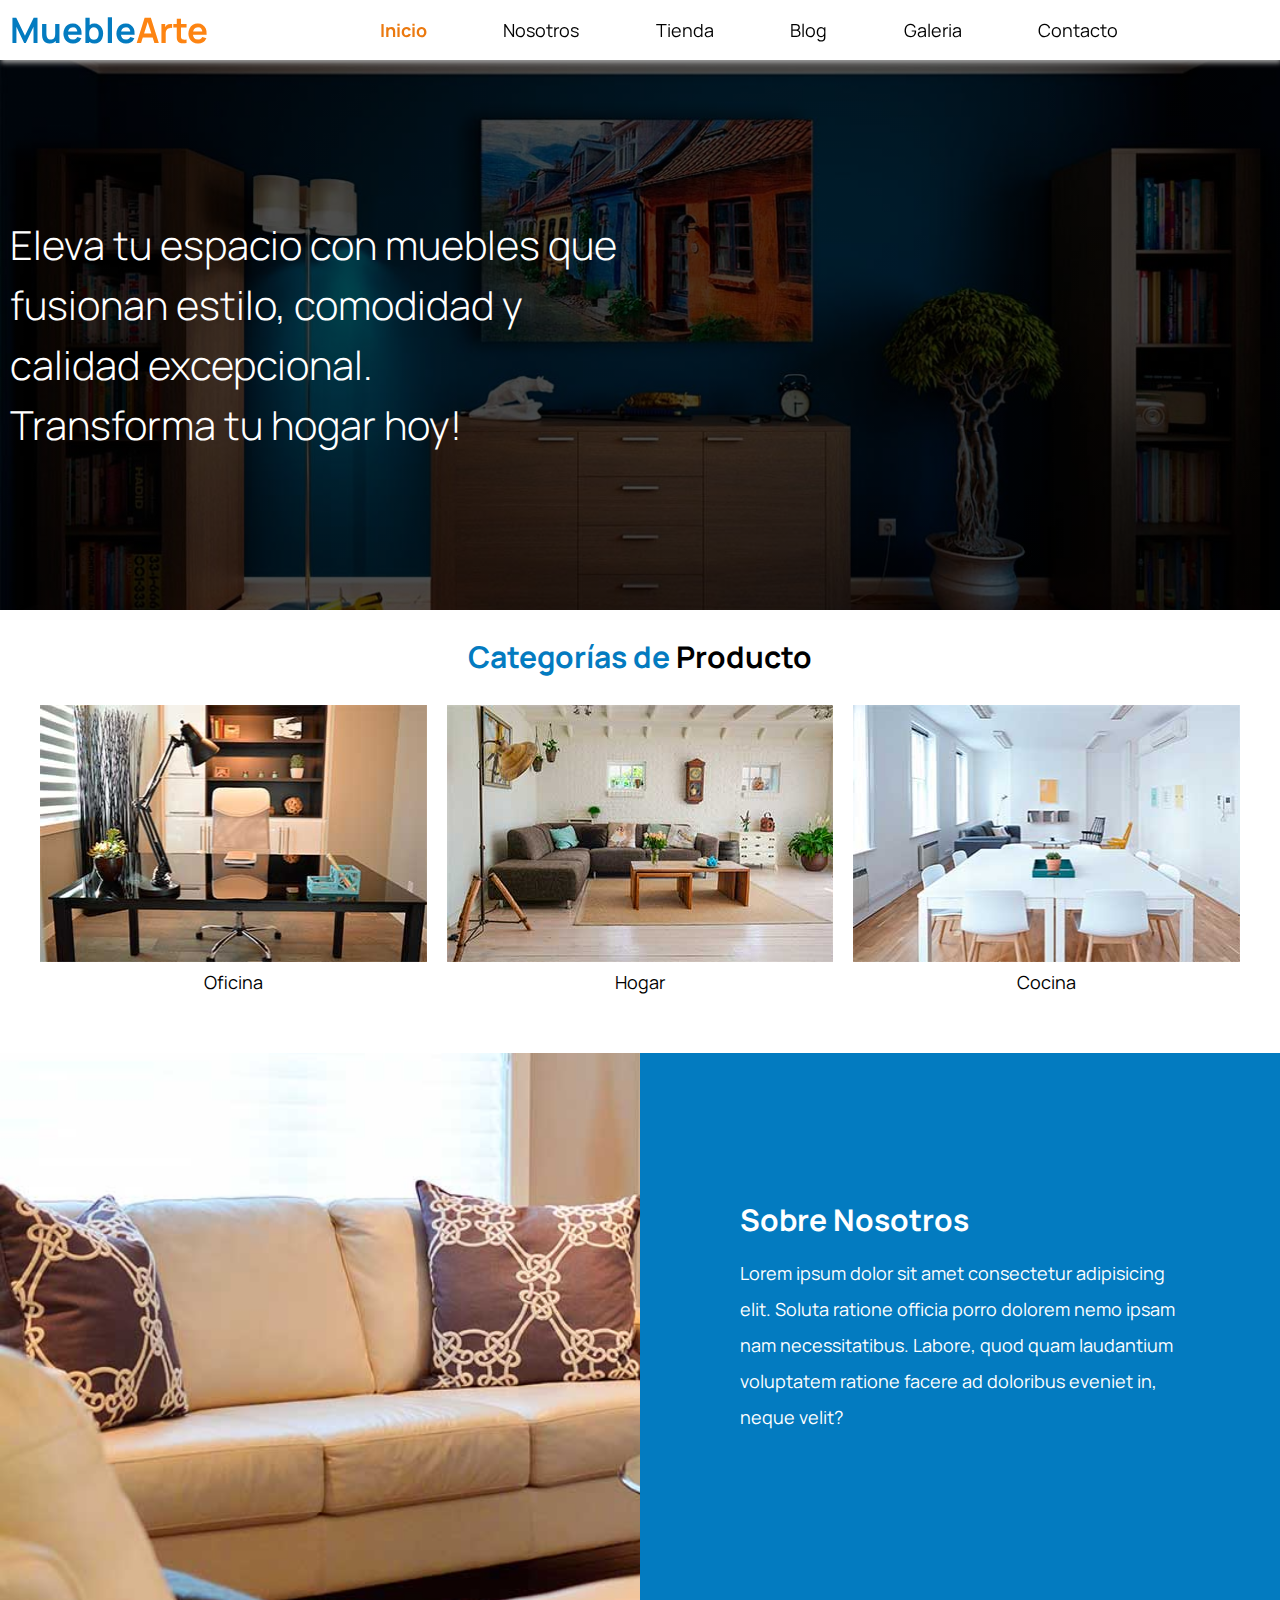
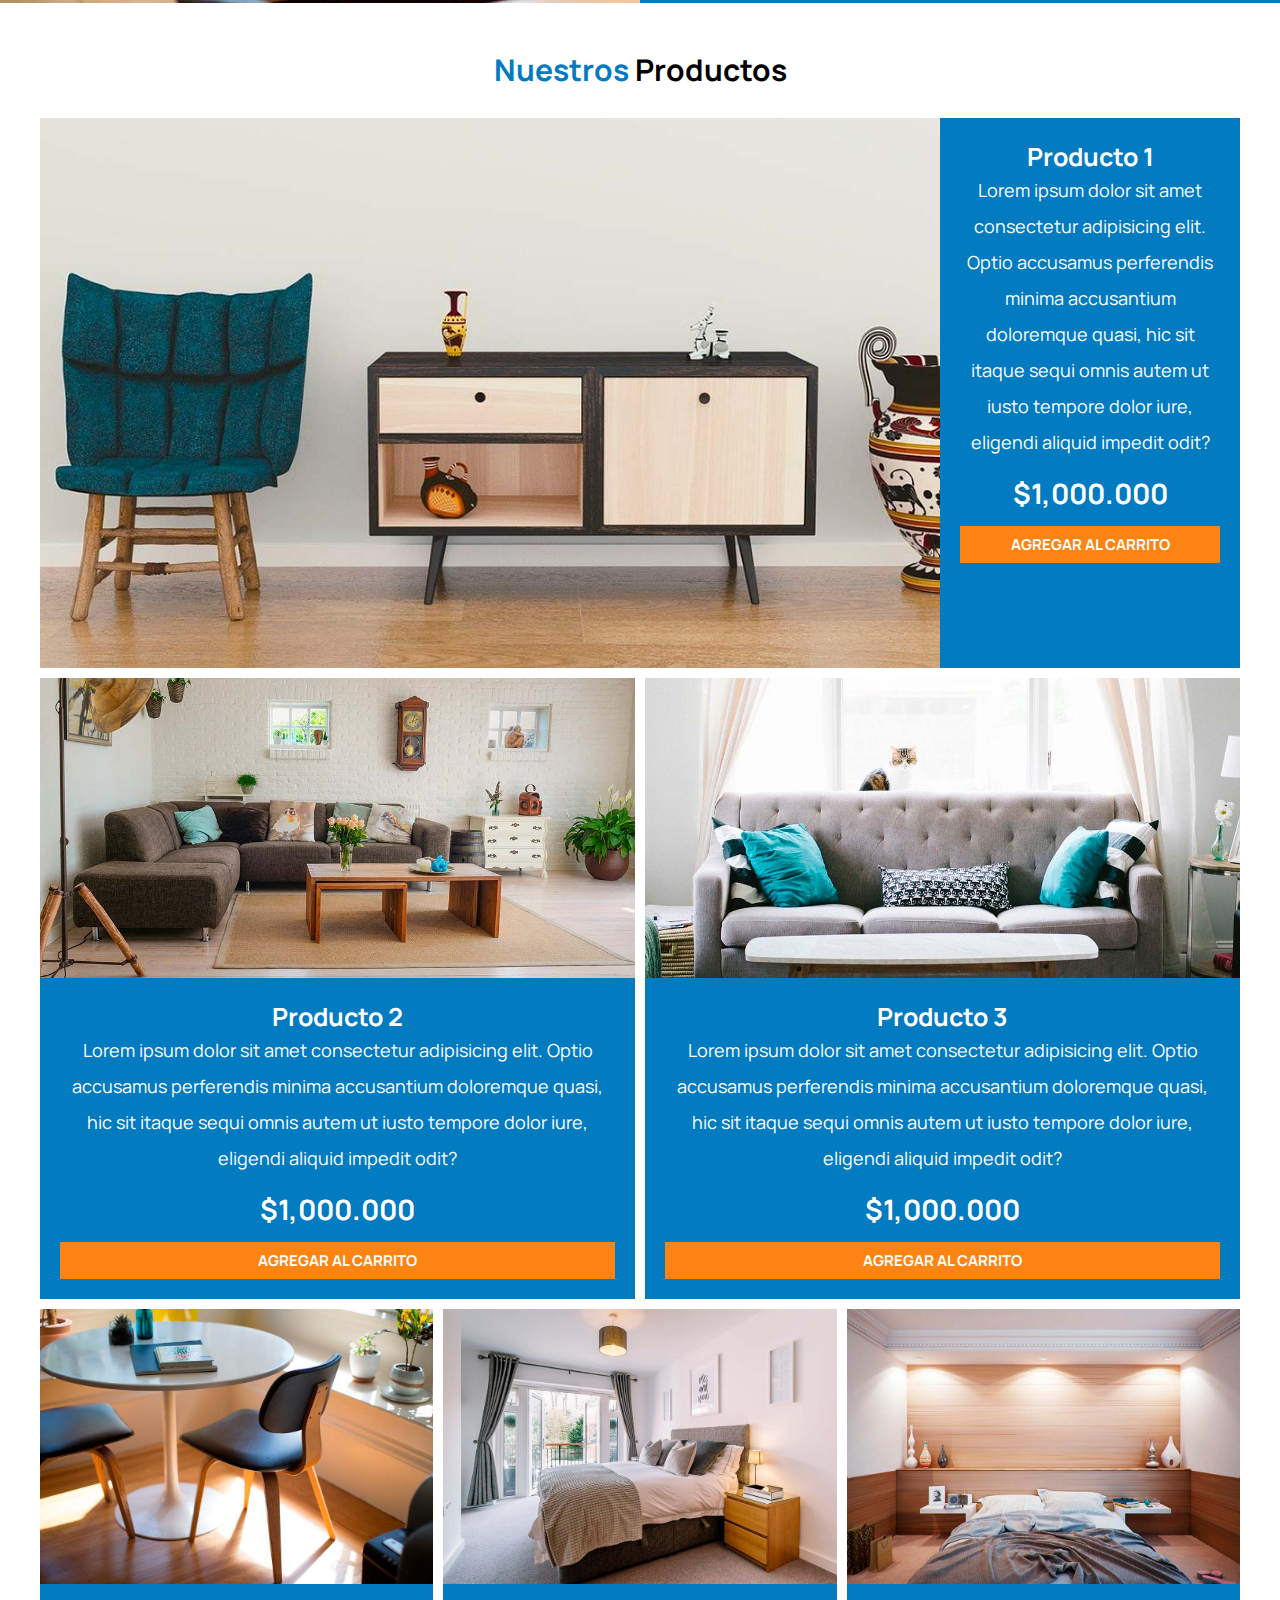
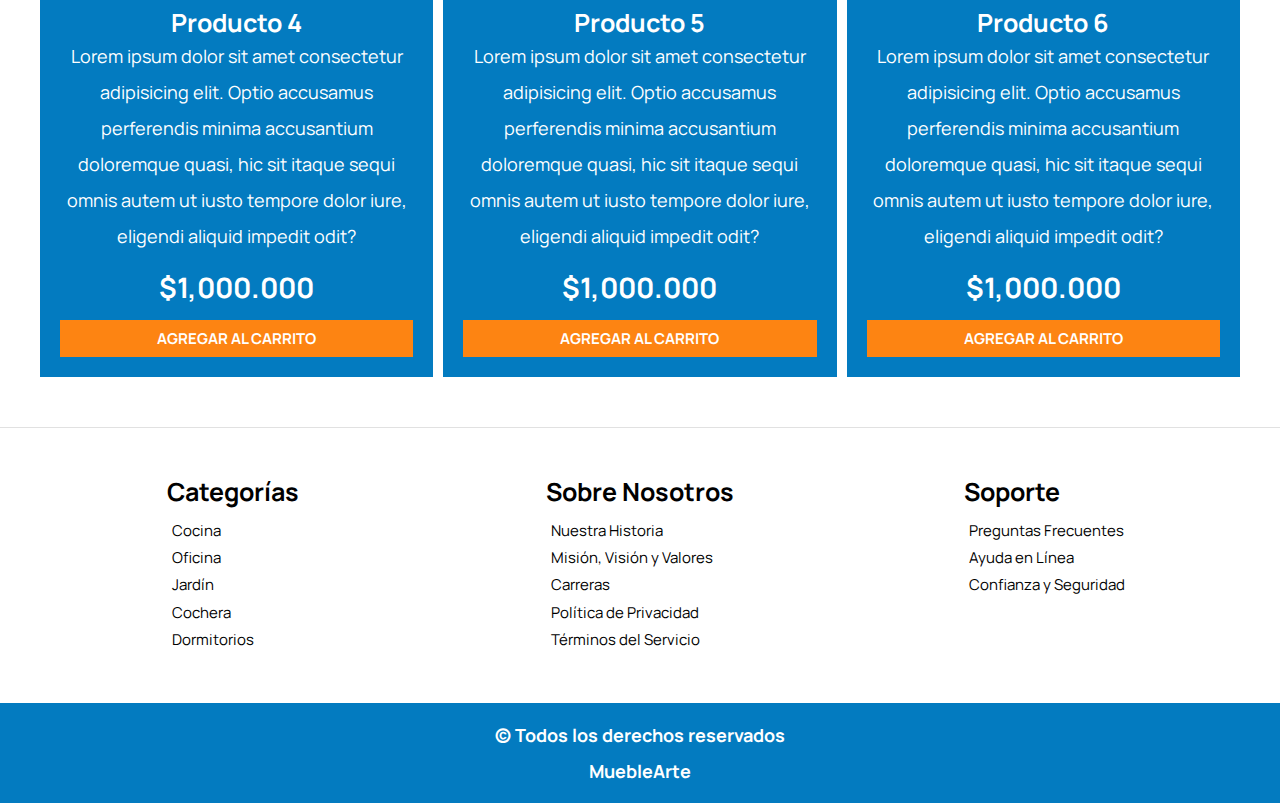
<file: index.html>
<!DOCTYPE html>
<html lang="es">
  <head>
    <meta charset="UTF-8" />
    <meta name="viewport" content="width=device-width, initial-scale=1.0" />
    <link rel="preconnect" href="https://fonts.googleapis.com" />
    <link rel="preconnect" href="https://fonts.gstatic.com" crossorigin />
    <link
      href="https://fonts.googleapis.com/css2?family=Manrope:wght@300;400;700&family=Playfair+Display:ital@1&display=swap"
      rel="stylesheet"
    />
    <link rel="stylesheet" href="css/normalize.css" />
    <link rel="stylesheet" href="css/app.css" />
    <title>MuebleArte</title>
  </head>
  <body>
    <div class="contenedor-navegacion">
      <a href="index.html"
        ><h1 class="nombre-sitio">Mueble<span>Arte</span></h1></a
      >
      <nav class="nav-principal contenedor">
        <a class="enlace-activo" href="index.html">Inicio</a>
        <a href="nosotros.html">Nosotros</a>
        <a href="tienda.html">Tienda</a>
        <a href="blog.html">Blog</a>
        <a href="galeria.html">Galeria</a>
        <a href="contacto.html">Contacto</a>
      </nav>
    </div>
    <header class="hero">
      <h2 class="slogan">
        Eleva tu espacio con muebles que fusionan estilo, comodidad y calidad
        excepcional.<br />
        Transforma tu hogar hoy!
      </h2>
    </header>

    <section class="contenedor categorias">
      <h2 class="subtitulo">Categorías de <span>Producto</span></h2>
      <div class="listado-categorias">
        <div class="categoria">
          <img src="img/categoria1.jpg" alt="Categoria de producto" />
          <a href="#">Oficina</a>
        </div>
        <div class="categoria">
          <img src="img/categoria2.jpg" alt="Categoria de producto" />
          <a href="#">Hogar</a>
        </div>
        <div class="categoria">
          <img src="img/categoria3.jpg" alt="Categoria de producto" />
          <a href="#">Cocina</a>
        </div>
      </div>
    </section>

    <section class="sobre-nosotros">
      <div class="contenedor sobre-nosotros-grid">
        <div class="texto-nosotros">
          <h2>Sobre Nosotros</h2>
          <p>
            Lorem ipsum dolor sit amet consectetur adipisicing elit. Soluta
            ratione officia porro dolorem nemo ipsam nam necessitatibus. Labore,
            quod quam laudantium voluptatem ratione facere ad doloribus eveniet
            in, neque velit?
          </p>
        </div>
      </div>
    </section>

    <main class="contenido-principal contenedor">
      <h2 class="subtitulo">Nuestros <span>Productos</span></h2>
      <div class="listado-productos">
        <div class="producto">
          <img src="img/producto1.jpg" alt="Imagen producto" />
          <div class="texto-producto">
            <h3>Producto 1</h3>
            <p>
              Lorem ipsum dolor sit amet consectetur adipisicing elit. Optio
              accusamus perferendis minima accusantium doloremque quasi, hic sit
              itaque sequi omnis autem ut iusto tempore dolor iure, eligendi
              aliquid impedit odit?
            </p>
            <p class="precio">$1,000.000</p>

            <a class="btn" href="#">Agregar al Carrito</a>
          </div>
          <!--Info Producto -->
        </div>
        <!--Producto -->
        <div class="producto">
          <img src="img/producto2.jpg" alt="Imagen producto" />
          <div class="texto-producto">
            <h3>Producto 2</h3>
            <p>
              Lorem ipsum dolor sit amet consectetur adipisicing elit. Optio
              accusamus perferendis minima accusantium doloremque quasi, hic sit
              itaque sequi omnis autem ut iusto tempore dolor iure, eligendi
              aliquid impedit odit?
            </p>
            <p class="precio">$1,000.000</p>

            <a class="btn" href="#">Agregar al Carrito</a>
          </div>
          <!--Info Producto -->
        </div>
        <!--Producto -->
        <div class="producto">
          <img src="img/producto3.jpg" alt="Imagen producto" />
          <div class="texto-producto">
            <h3>Producto 3</h3>
            <p>
              Lorem ipsum dolor sit amet consectetur adipisicing elit. Optio
              accusamus perferendis minima accusantium doloremque quasi, hic sit
              itaque sequi omnis autem ut iusto tempore dolor iure, eligendi
              aliquid impedit odit?
            </p>
            <p class="precio">$1,000.000</p>

            <a class="btn" href="#">Agregar al Carrito</a>
          </div>
          <!--Info Producto -->
        </div>
        <!--Producto -->
        <div class="producto">
          <img src="img/producto4.jpg" alt="Imagen producto" />
          <div class="texto-producto">
            <h3>Producto 4</h3>
            <p>
              Lorem ipsum dolor sit amet consectetur adipisicing elit. Optio
              accusamus perferendis minima accusantium doloremque quasi, hic sit
              itaque sequi omnis autem ut iusto tempore dolor iure, eligendi
              aliquid impedit odit?
            </p>
            <p class="precio">$1,000.000</p>

            <a class="btn" href="#">Agregar al Carrito</a>
          </div>
          <!--Info Producto -->
        </div>
        <!--Producto -->
        <div class="producto">
          <img src="img/producto5.jpg" alt="Imagen producto" />
          <div class="texto-producto">
            <h3>Producto 5</h3>
            <p>
              Lorem ipsum dolor sit amet consectetur adipisicing elit. Optio
              accusamus perferendis minima accusantium doloremque quasi, hic sit
              itaque sequi omnis autem ut iusto tempore dolor iure, eligendi
              aliquid impedit odit?
            </p>
            <p class="precio">$1,000.000</p>

            <a class="btn" href="#">Agregar al Carrito</a>
          </div>
          <!--Info Producto -->
        </div>
        <!--Producto -->
        <div class="producto">
          <img src="img/producto6.jpg" alt="Imagen producto" />
          <div class="texto-producto">
            <h3>Producto 6</h3>
            <p>
              Lorem ipsum dolor sit amet consectetur adipisicing elit. Optio
              accusamus perferendis minima accusantium doloremque quasi, hic sit
              itaque sequi omnis autem ut iusto tempore dolor iure, eligendi
              aliquid impedit odit?
            </p>
            <p class="precio">$1,000.000</p>

            <a class="btn" href="#">Agregar al Carrito</a>
          </div>
          <!--Info Producto -->
        </div>
        <!--Producto -->
      </div>
      <!--Fin de Listado de Productos -->
    </main>

    <footer class="site-footer">
      <div class="grid-footer contenedor">
        <div>
          <h3>Categorías</h3>
          <nav class="footer-menu">
            <a href="#">Cocina</a>
            <a href="#">Oficina</a>
            <a href="#">Jardín</a>
            <a href="#">Cochera</a>
            <a href="#">Dormitorios</a>
          </nav>
        </div>
        <div>
          <h3>Sobre Nosotros</h3>
          <nav class="footer-menu">
            <a href="#">Nuestra Historia</a>
            <a href="#">Misión, Visión y Valores</a>
            <a href="#">Carreras</a>
            <a href="#">Política de Privacidad</a>
            <a href="#">Términos del Servicio</a>
          </nav>
        </div>
        <div>
          <h3>Soporte</h3>
          <nav class="footer-menu">
            <a href="#">Preguntas Frecuentes</a>
            <a href="#">Ayuda en Línea</a>
            <a href="#">Confianza y Seguridad</a>
          </nav>
        </div>
      </div>
      <p class="copyright">&copy; Todos los derechos reservados <br> MuebleArte</p>
    </footer>
  </body>
</html>
</file>
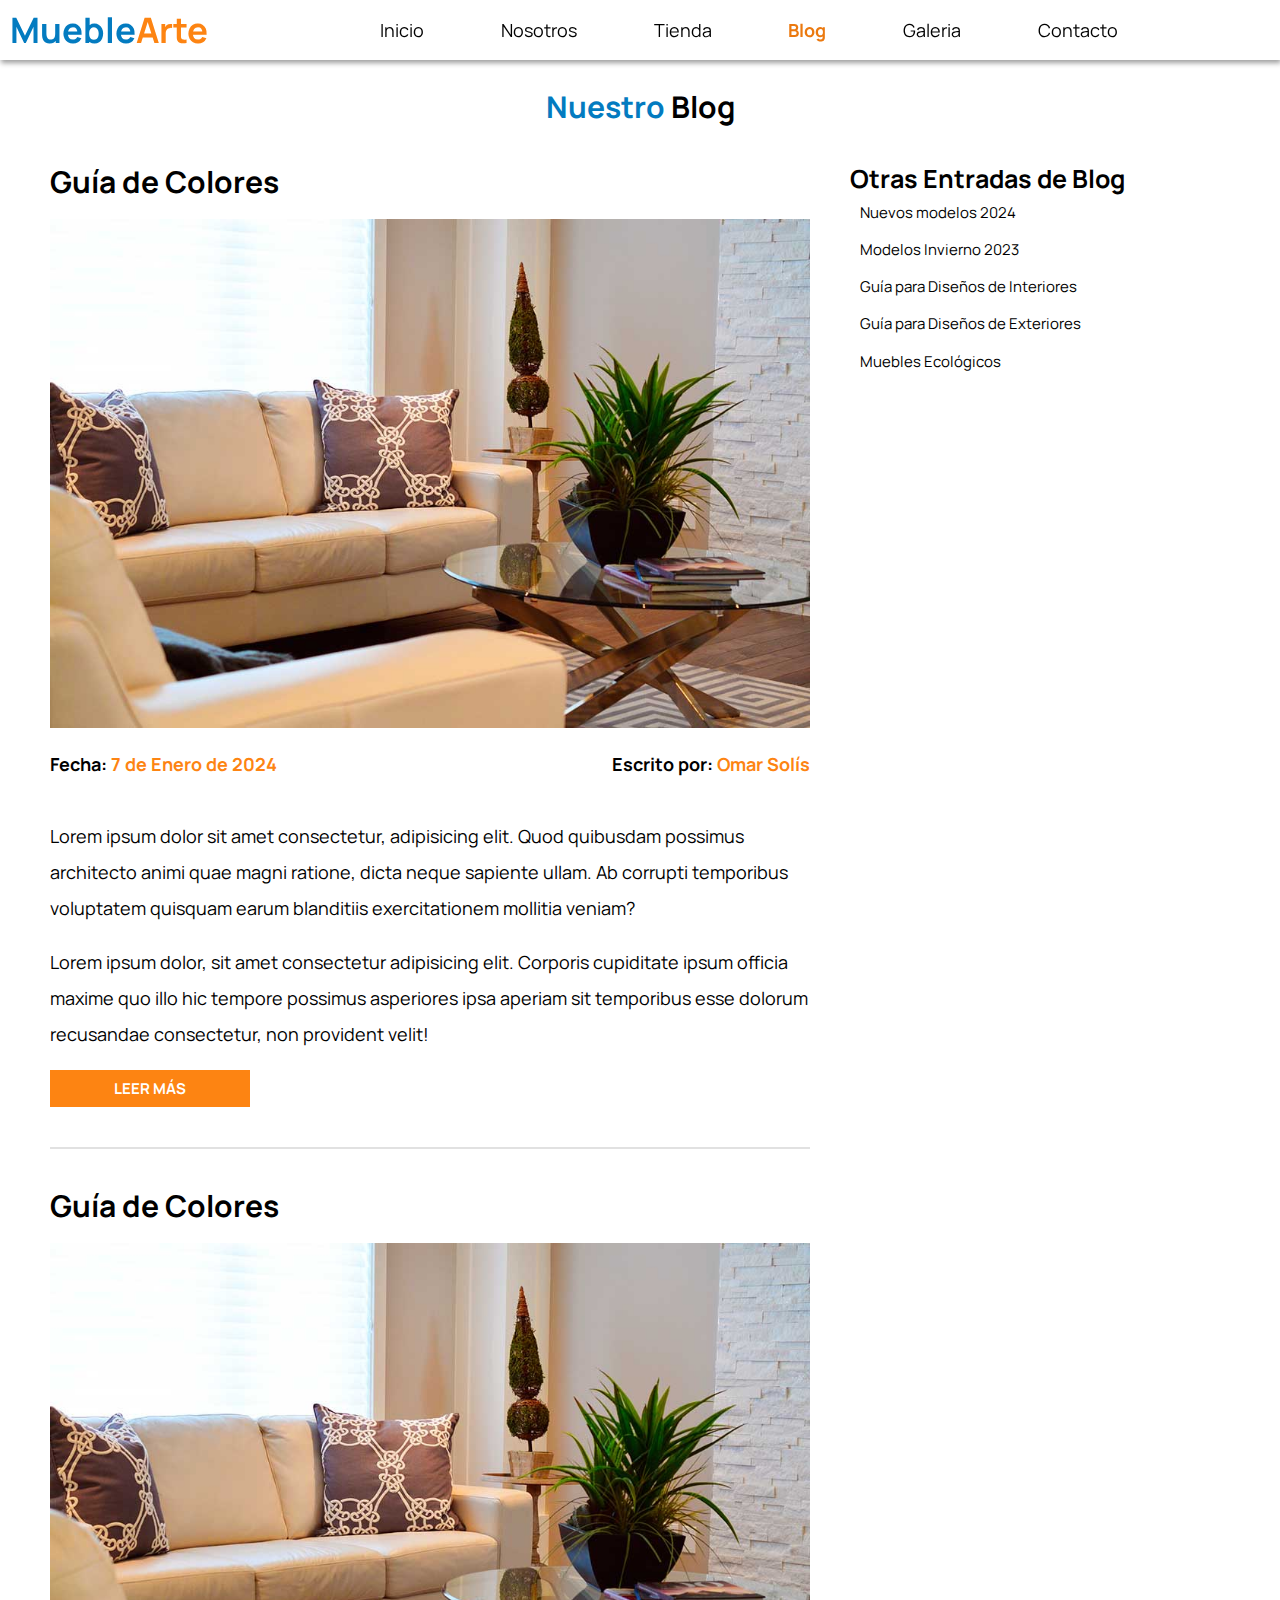
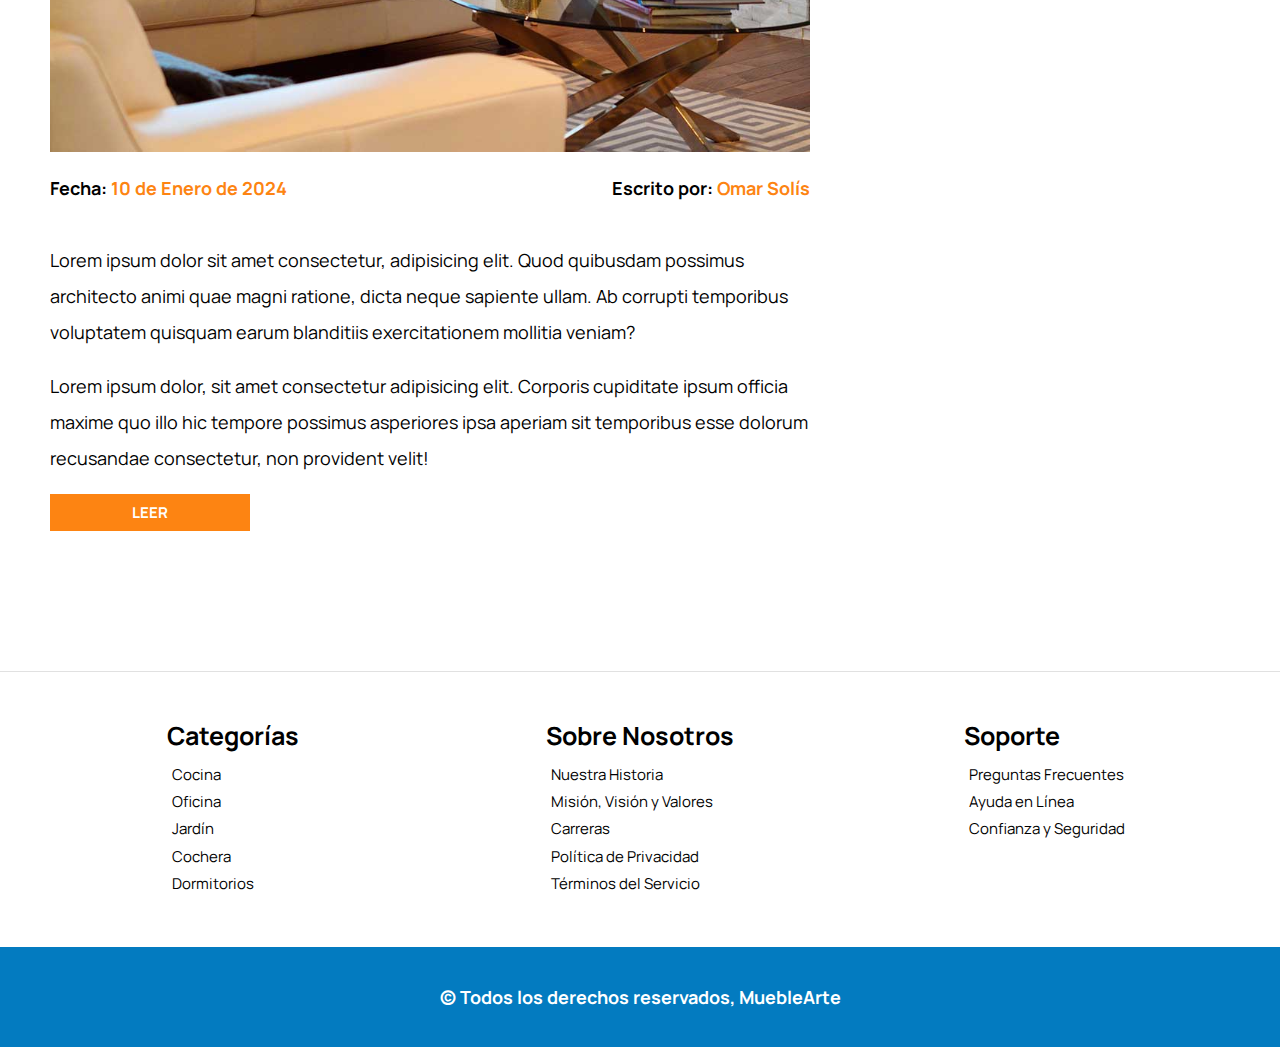
<file: blog.html>
<!DOCTYPE html>
<html lang="en">
<head>
  <meta charset="UTF-8" />
  <meta name="viewport" content="width=device-width, initial-scale=1.0" />
  <link rel="preconnect" href="https://fonts.googleapis.com" />
  <link rel="preconnect" href="https://fonts.gstatic.com" crossorigin />
  <link
    href="https://fonts.googleapis.com/css2?family=Manrope:wght@300;400;700&family=Playfair+Display:ital@1&display=swap"
    rel="stylesheet"
  />
  <link rel="stylesheet" href="css/normalize.css" />
  <link rel="stylesheet" href="css/app.css" />
    <title>MuebleArte - Blog</title>
    
</head>
<body>
    <div class="contenedor-navegacion">
        <a href="index.html"><h1 class="nombre-sitio">Mueble<span>Arte</span></h1></a>
        <nav class="nav-principal contenedor">
          <a href="index.html">Inicio</a>
          <a href="nosotros.html">Nosotros</a>
          <a href="tienda.html">Tienda</a>
          <a class="enlace-activo" href="blog.html">Blog</a>
          <a href="galeria.html">Galeria</a>
          <a href="contacto.html">Contacto</a>
        </nav>
      </div>

      <main class="contenido-principal contenedor">
        <h2 class="subtitulo">Nuestro <span>Blog</span></h2>

        <section class="contenedor-blog">
          <div class="blog">
            <article class="entrada">
              <h2>Guía de Colores</h2>

              <div class="imagen">
                <img src="img/nosotros.jpg" alt="Imagen de blog">
              </div>
              <div class="entrada-meta">
                <p>Fecha: <span>7 de Enero de 2024</span></p>
                <p>Escrito por: <span>Omar Solís</span></p>
              </div>

              <div class="entrada-blog">
                <p>Lorem ipsum dolor sit amet consectetur, adipisicing elit. Quod quibusdam possimus architecto animi quae magni ratione, dicta neque sapiente ullam. Ab corrupti temporibus voluptatem quisquam earum blanditiis exercitationem mollitia veniam?</p>

                <p>Lorem ipsum dolor, sit amet consectetur adipisicing elit. Corporis cupiditate ipsum officia maxime quo illo hic tempore possimus asperiores ipsa aperiam sit temporibus esse dolorum recusandae consectetur, non provident velit!</p>
              </div>

              <a href="entrada.html" class="btn max-width-20">Leer más</a>
            </article>

            <article class="entrada">
              <h2>Guía de Colores</h2>

              <div class="imagen">
                <img src="img/nosotros.jpg" alt="Imagen de blog">
              </div>

              <div class="entrada-meta">
                <p>Fecha: <span>10 de Enero de 2024</span></p>
                <p>Escrito por: <span>Omar Solís</span></p>
              </div>

              <div class="entrada-blog">
                <p>Lorem ipsum dolor sit amet consectetur, adipisicing elit. Quod quibusdam possimus architecto animi quae magni ratione, dicta neque sapiente ullam. Ab corrupti temporibus voluptatem quisquam earum blanditiis exercitationem mollitia veniam?</p>

                <p>Lorem ipsum dolor, sit amet consectetur adipisicing elit. Corporis cupiditate ipsum officia maxime quo illo hic tempore possimus asperiores ipsa aperiam sit temporibus esse dolorum recusandae consectetur, non provident velit!</p>
              </div>
              <a href="entrada.html" class="btn max-width-20">Leer</a>
            </article>
          </div>

          <aside class="aside">
            <h3>Otras Entradas de Blog</h3>
            <ul class="entradas-lista">
              <li><a href="entrada.html">Nuevos modelos 2024</a></li>
              <li><a href="entrada.html">Modelos Invierno 2023</a></li>
              <li><a href="entrada.html">Guía para Diseños de Interiores</a></li>
              <li><a href="entrada.html">Guía para Diseños de Exteriores</a></li>
              <li><a href="entrada.html">Muebles Ecológicos</a></li>
            </ul>
          </aside>
        </section>
      </main>

      <footer class="site-footer">
        <div class="grid-footer contenedor">
          <div>
            <h3>Categorías</h3>
            <nav class="footer-menu">
              <a href="#">Cocina</a>
              <a href="#">Oficina</a>
              <a href="#">Jardín</a>
              <a href="#">Cochera</a>
              <a href="#">Dormitorios</a>
            </nav>
          </div>
          <div>
            <h3>Sobre Nosotros</h3>
            <nav class="footer-menu">
              <a href="#">Nuestra Historia</a>
              <a href="#">Misión, Visión y Valores</a>
              <a href="#">Carreras</a>
              <a href="#">Política de Privacidad</a>
              <a href="#">Términos del Servicio</a>
            </nav>
          </div>
          <div>
            <h3>Soporte</h3>
            <nav class="footer-menu">
              <a href="#">Preguntas Frecuentes</a>
              <a href="#">Ayuda en Línea</a>
              <a href="#">Confianza y Seguridad</a>
            </nav>
          </div>
        </div>
        <p class="copyright">&copy; Todos los derechos reservados, MuebleArte</p>
      </footer>
</body>
</html>
</file>
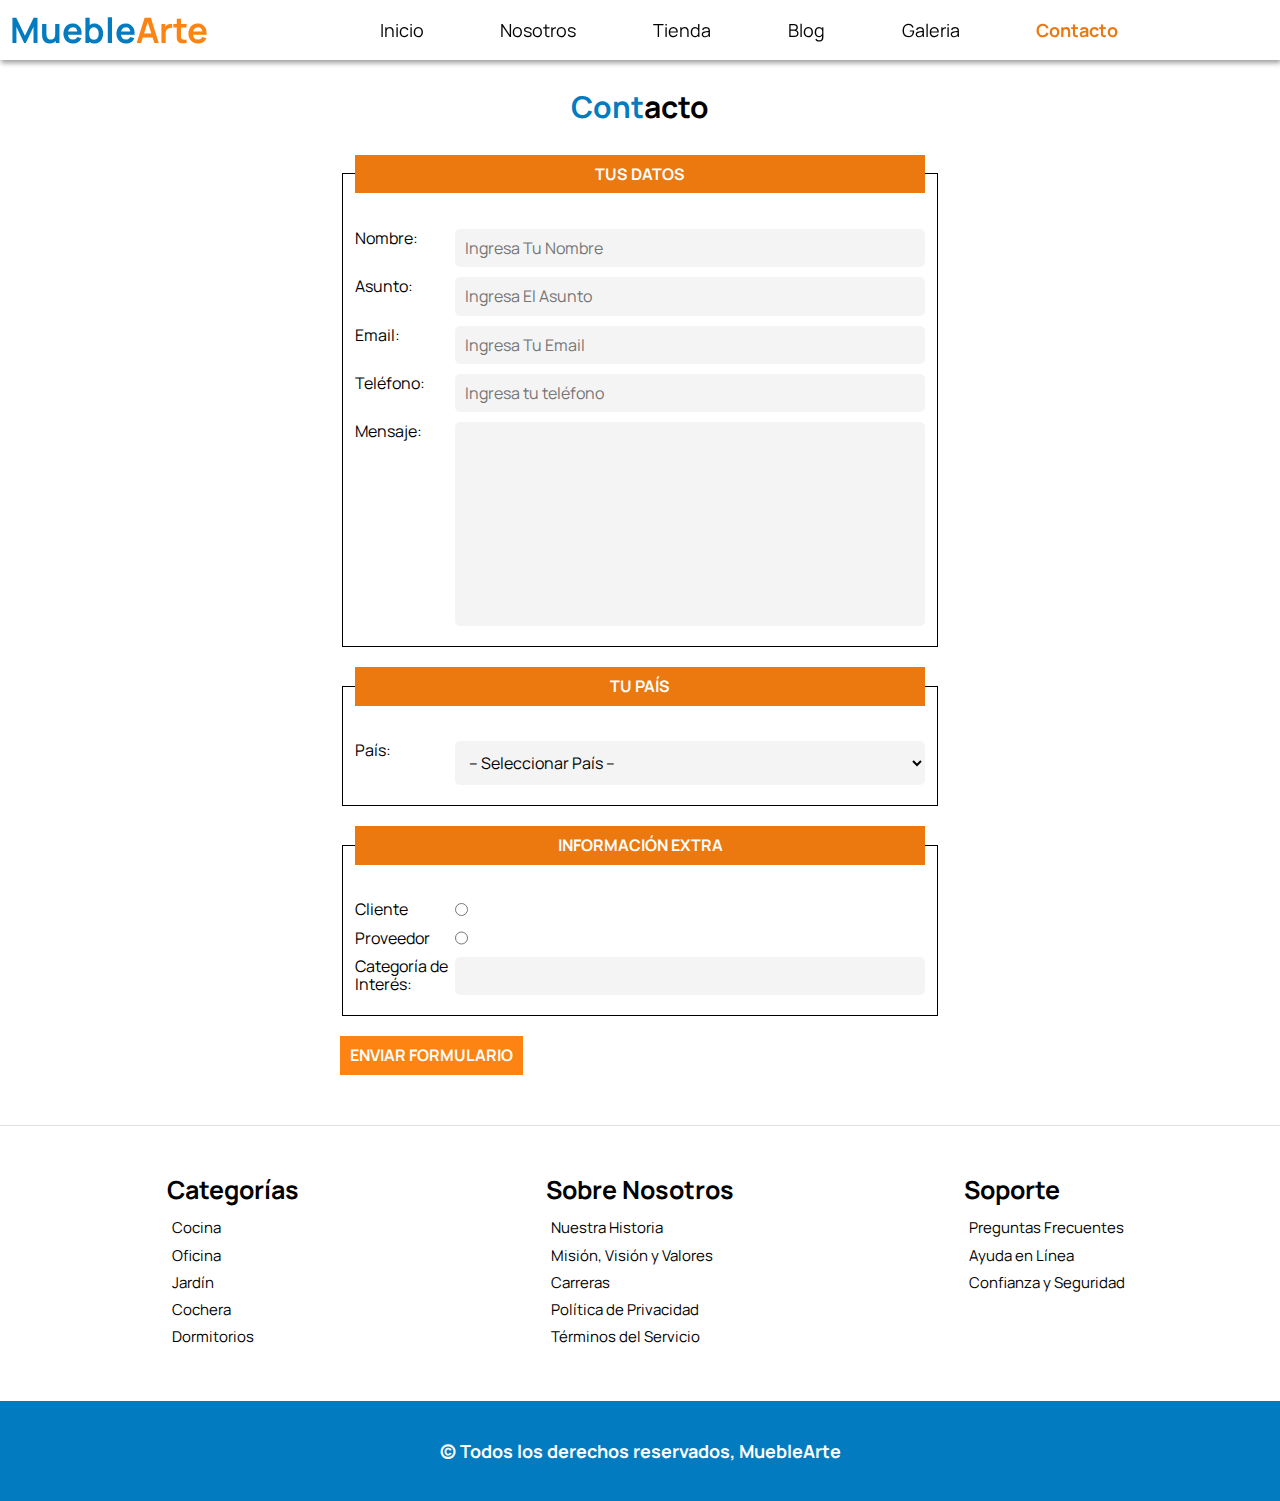
<file: contacto.html>
<!DOCTYPE html>
<html lang="en">
  <head>
    <meta charset="UTF-8" />
    <meta name="viewport" content="width=device-width, initial-scale=1.0" />
    <link rel="preconnect" href="https://fonts.googleapis.com" />
    <link rel="preconnect" href="https://fonts.gstatic.com" crossorigin />
    <link
      href="https://fonts.googleapis.com/css2?family=Manrope:wght@300;400;700&family=Playfair+Display:ital@1&display=swap"
      rel="stylesheet"
    />
    <link rel="stylesheet" href="css/normalize.css" />
    <link rel="stylesheet" href="css/app.css" />
    <title>MuebleArte - Contacto</title>
  </head>
  <body>
    <div class="contenedor-navegacion">
      <a href="index.html"
        ><h1 class="nombre-sitio">Mueble<span>Arte</span></h1></a
      >
      <nav class="nav-principal contenedor">
        <a href="index.html">Inicio</a>
        <a href="nosotros.html">Nosotros</a>
        <a href="tienda.html">Tienda</a>
        <a href="blog.html">Blog</a>
        <a href="galeria.html">Galeria</a>
        <a class="enlace-activo" href="contacto.html">Contacto</a>
      </nav>
    </div>

    <main class="contenido-principal contenedor">
      <h2 class="subtitulo">Cont<span>acto</span></h2>

      <form class="formulario">
        <fieldset>
          <legend>Tus Datos</legend>
          <div class="campo">
            <label  for="nombre">Nombre: </label>
            <input type="text" id="nombre" placeholder="Ingresa Tu Nombre" />
          </div>

          <div class="campo">
            <label for="asunto">Asunto: </label>
            <input type="text" id="asunto" placeholder="Ingresa El Asunto" required />
          </div>

          <div class="campo">
            <label for="email">Email: </label>
            <input type="email" id="email" placeholder="Ingresa Tu Email" required />
          </div>

          <div class="campo">
            <label for="tel">Teléfono: </label>
            <input type="tel" id="tel" maxlength="10" placeholder="Ingresa tu teléfono" required />
          </div>

          <div class="campo">
            <label for="mensaje">Mensaje: </label>
            <textarea name="mensaje" id="mensaje" cols="30" rows="10" ></textarea>
          </div>
        </fieldset>

        <fieldset>
          <legend>Tu País</legend>
          <div class="campo">
            <label for="pais">País: </label>
            <select name="pais" id="pais" required>
                <option disabled selected>-- Seleccionar País --</option>
                <option value="MX">México</option>
                <option value="AR">Argentina</option>
                <option value="CO">Colombia</option>
                <option value="PR">Perú</option>
                <option value="ES">España</option>
                <option value="CL">Chile</option>
            </select>
          </div>
        </fieldset>

        <fieldset>
          <legend>Información Extra</legend>
          <div class="campo">
            <label for="cliente">Cliente</label>
            <input type="radio" name="tipo" id="cliente">
          </div>
          <div class="campo">
            <label for="proveedor">Proveedor</label>
            <input type="radio" name="tipo" id="proveedor">
          </div>
          <div class="campo">
            <label for="categoria">Categoría de Interés: </label>
            <input list="categorias" name="categorias">
            <datalist id="categorias">
                <option value="Cocina">
                <option value="Recamaras">
                <option value="Oficina">
            </datalist>
          </div>
        </fieldset>
        <input type="submit" class="btn" value="Enviar Formulario">
      </form>
    </main>

    <footer class="site-footer">
      <div class="grid-footer contenedor">
        <div>
          <h3>Categorías</h3>
          <nav class="footer-menu">
            <a href="#">Cocina</a>
            <a href="#">Oficina</a>
            <a href="#">Jardín</a>
            <a href="#">Cochera</a>
            <a href="#">Dormitorios</a>
          </nav>
        </div>
        <div>
          <h3>Sobre Nosotros</h3>
          <nav class="footer-menu">
            <a href="#">Nuestra Historia</a>
            <a href="#">Misión, Visión y Valores</a>
            <a href="#">Carreras</a>
            <a href="#">Política de Privacidad</a>
            <a href="#">Términos del Servicio</a>
          </nav>
        </div>
        <div>
          <h3>Soporte</h3>
          <nav class="footer-menu">
            <a href="#">Preguntas Frecuentes</a>
            <a href="#">Ayuda en Línea</a>
            <a href="#">Confianza y Seguridad</a>
          </nav>
        </div>
      </div>
      <p class="copyright">&copy; Todos los derechos reservados, MuebleArte</p>
    </footer>
  </body>
</html>
</file>
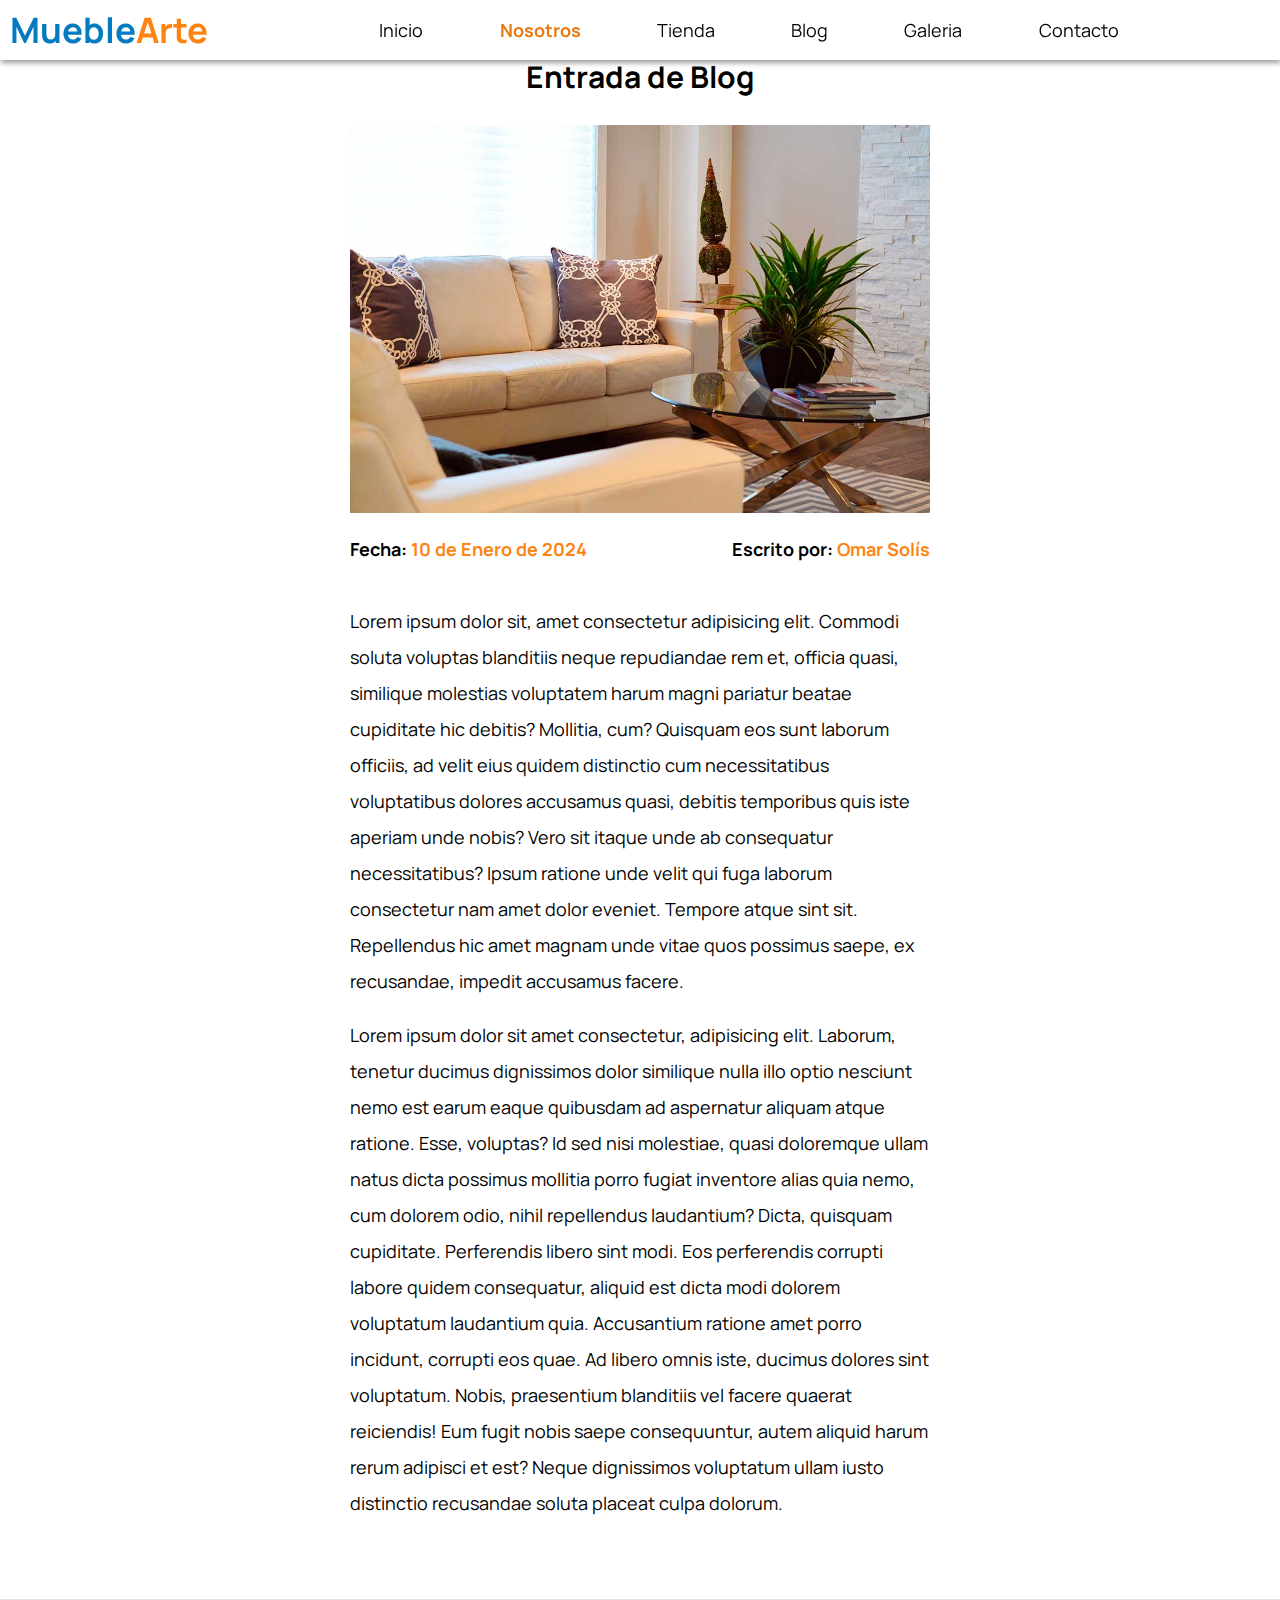
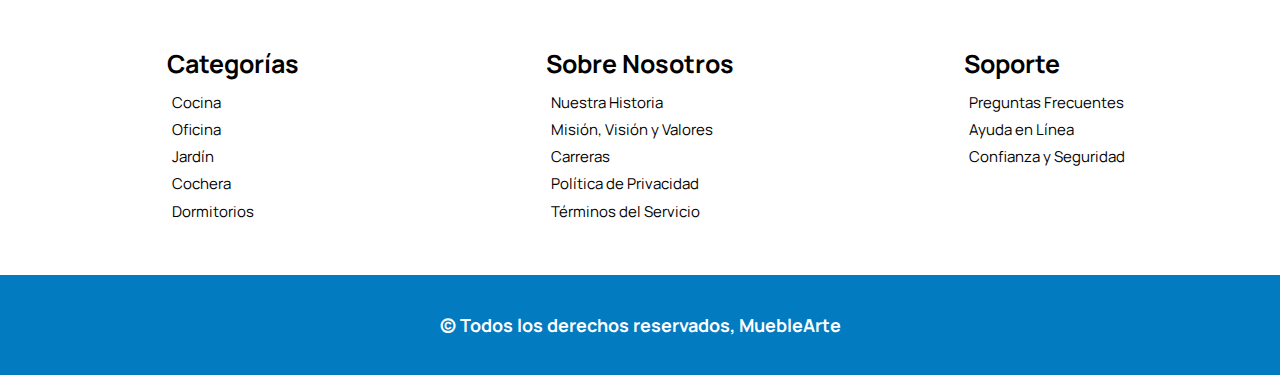
<file: entrada.html>
<!DOCTYPE html>
<html lang="en">
<head>
  <meta charset="UTF-8" />
  <meta name="viewport" content="width=device-width, initial-scale=1.0" />
  <link rel="preconnect" href="https://fonts.googleapis.com" />
  <link rel="preconnect" href="https://fonts.gstatic.com" crossorigin />
  <link
    href="https://fonts.googleapis.com/css2?family=Manrope:wght@300;400;700&family=Playfair+Display:ital@1&display=swap"
    rel="stylesheet"
  />
  <link rel="stylesheet" href="css/normalize.css" />
  <link rel="stylesheet" href="css/app.css" />
    <title>MuebleArte - Nosotros</title>
    
</head>
<body>
    <div class="contenedor-navegacion">
        <a href="index.html"><h1 class="nombre-sitio">Mueble<span>Arte</span></h1></a>
        <nav class="nav-principal contenedor">
          <a href="index.html">Inicio</a>
          <a class="enlace-activo" href="nosotros.html">Nosotros</a>
          <a href="tienda.html">Tienda</a>
          <a href="blog.html">Blog</a>
          <a href="galeria.html">Galeria</a>
          <a href="contacto.html">Contacto</a>
        </nav>
      </div>

      <main class="contenido-principal contenedor-md blog">
        <h2 class="text-center">Entrada de Blog</h2>
        <article class="entrada contenido-entrada-blog">
            <div class="imagen">
              <img src="img/nosotros.jpg" alt="Imagen de blog">
            </div>

            <div class="entrada-meta">
              <p>Fecha: <span>10 de Enero de 2024</span></p>
              <p>Escrito por: <span>Omar Solís</span></p>
            </div>

            <div class="entrada-blog">
              <p>Lorem ipsum dolor sit, amet consectetur adipisicing elit. Commodi soluta voluptas blanditiis neque repudiandae rem et, officia quasi, similique molestias voluptatem harum magni pariatur beatae cupiditate hic debitis? Mollitia, cum?
              Quisquam eos sunt laborum officiis, ad velit eius quidem distinctio cum necessitatibus voluptatibus dolores accusamus quasi, debitis temporibus quis iste aperiam unde nobis? Vero sit itaque unde ab consequatur necessitatibus?
              Ipsum ratione unde velit qui fuga laborum consectetur nam amet dolor eveniet. Tempore atque sint sit. Repellendus hic amet magnam unde vitae quos possimus saepe, ex recusandae, impedit accusamus facere.</p>

              <p>Lorem ipsum dolor sit amet consectetur, adipisicing elit. Laborum, tenetur ducimus dignissimos dolor similique nulla illo optio nesciunt nemo est earum eaque quibusdam ad aspernatur aliquam atque ratione. Esse, voluptas?
              Id sed nisi molestiae, quasi doloremque ullam natus dicta possimus mollitia porro fugiat inventore alias quia nemo, cum dolorem odio, nihil repellendus laudantium? Dicta, quisquam cupiditate. Perferendis libero sint modi.
              Eos perferendis corrupti labore quidem consequatur, aliquid est dicta modi dolorem voluptatum laudantium quia. Accusantium ratione amet porro incidunt, corrupti eos quae. Ad libero omnis iste, ducimus dolores sint voluptatum.
              Nobis, praesentium blanditiis vel facere quaerat reiciendis! Eum fugit nobis saepe consequuntur, autem aliquid harum rerum adipisci et est? Neque dignissimos voluptatum ullam iusto distinctio recusandae soluta placeat culpa dolorum.</p>
            </div>
          </article>
      </main>

      <footer class="site-footer">
        <div class="grid-footer contenedor">
          <div>
            <h3>Categorías</h3>
            <nav class="footer-menu">
              <a href="#">Cocina</a>
              <a href="#">Oficina</a>
              <a href="#">Jardín</a>
              <a href="#">Cochera</a>
              <a href="#">Dormitorios</a>
            </nav>
          </div>
          <div>
            <h3>Sobre Nosotros</h3>
            <nav class="footer-menu">
              <a href="#">Nuestra Historia</a>
              <a href="#">Misión, Visión y Valores</a>
              <a href="#">Carreras</a>
              <a href="#">Política de Privacidad</a>
              <a href="#">Términos del Servicio</a>
            </nav>
          </div>
          <div>
            <h3>Soporte</h3>
            <nav class="footer-menu">
              <a href="#">Preguntas Frecuentes</a>
              <a href="#">Ayuda en Línea</a>
              <a href="#">Confianza y Seguridad</a>
            </nav>
          </div>
        </div>
        <p class="copyright">&copy; Todos los derechos reservados, MuebleArte</p>
      </footer>
</body>
</html>
</file>
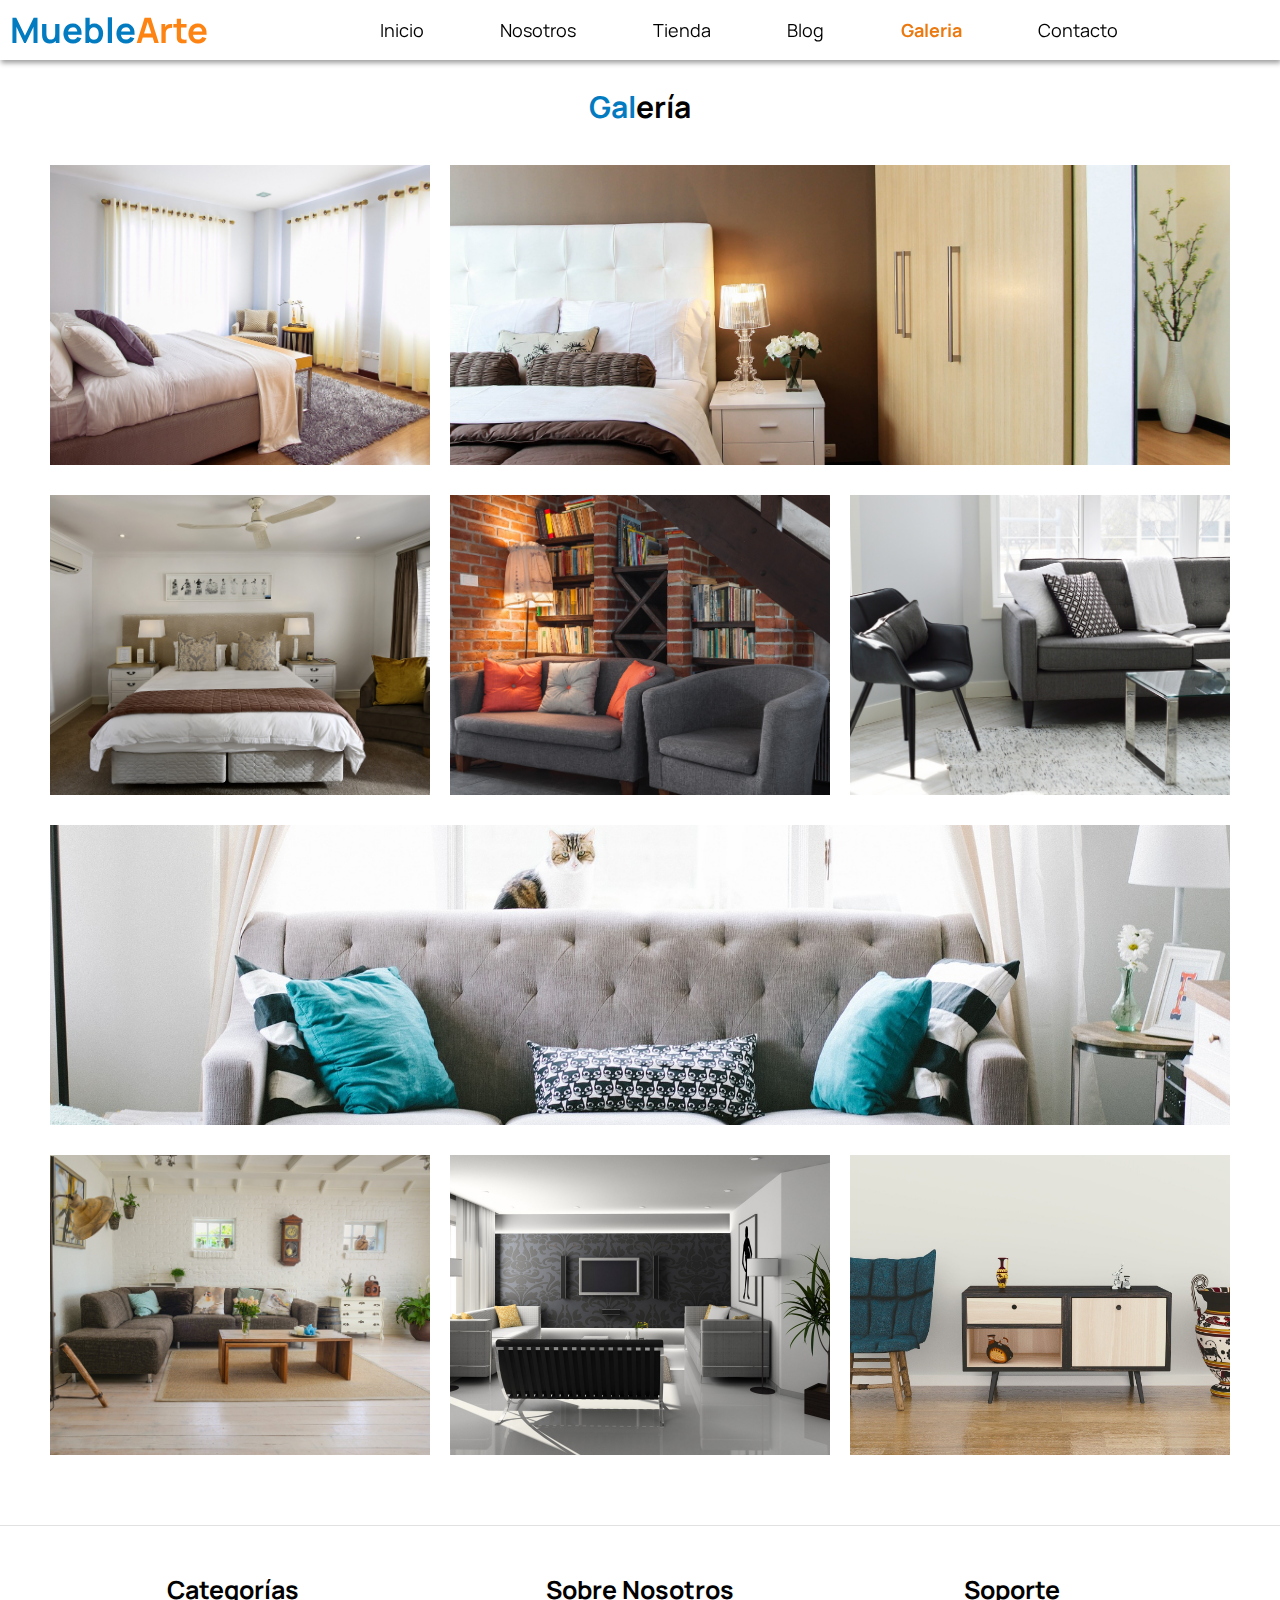
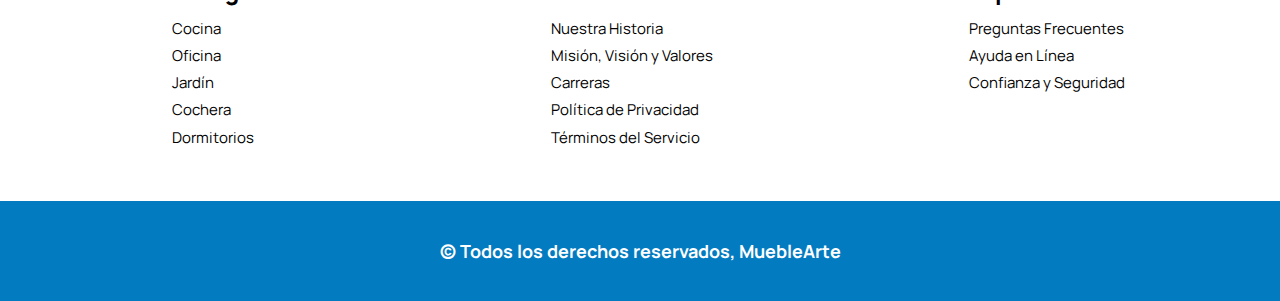
<file: galeria.html>
<!DOCTYPE html>
<html lang="en">
<head>
    <meta charset="UTF-8" />
    <meta name="viewport" content="width=device-width, initial-scale=1.0" />
    <link rel="preconnect" href="https://fonts.googleapis.com" />
    <link rel="preconnect" href="https://fonts.gstatic.com" crossorigin />
    <link
      href="https://fonts.googleapis.com/css2?family=Manrope:wght@300;400;700&family=Playfair+Display:ital@1&display=swap"
      rel="stylesheet"
    />
    <link rel="stylesheet" href="css/normalize.css" />
    <link rel="stylesheet" href="css/app.css" />
    <title>MuebleArte - Galería</title>
    
</head>
<body>
    <div class="contenedor-navegacion">
        <a href="index.html"><h1 class="nombre-sitio">Mueble<span>Arte</span></h1></a>
        <nav class="nav-principal contenedor">
          <a href="index.html">Inicio</a>
          <a href="nosotros.html">Nosotros</a>
          <a href="tienda.html">Tienda</a>
          <a href="blog.html">Blog</a>
          <a class="enlace-activo" href="galeria.html">Galeria</a>
          <a href="contacto.html">Contacto</a>
        </nav>
      </div>

      <main class="contenido-principal contenedor">
        <h2 class="subtitulo">Gal<span>ería</span></h2>
        <ul class="galeria">
            <li>
                <a href="img/galeria_01.jpg">
                    <img src="img/galeria_01.jpg" alt="Imagen de la galería">
                </a>
            </li>
            <li>
                <a href="img/galeria_02.jpg">
                    <img src="img/galeria_02.jpg" alt="Imagen de la galería">
                </a>
            </li>
            <li>
                <a href="img/galeria_03.jpg">
                    <img src="img/galeria_03.jpg" alt="Imagen de la galería">
                </a>
            </li>
            <li>
                <a href="img/galeria_04.jpg">
                    <img src="img/galeria_04.jpg" alt="Imagen de la galería">
                </a>
            </li>
            <li>
                <a href="img/galeria_05.jpg">
                    <img src="img/galeria_05.jpg" alt="Imagen de la galería">
                </a>
            </li>
            <li>
                <a href="img/galeria_06.jpg">
                    <img src="img/galeria_06.jpg" alt="Imagen de la galería">
                </a>
            </li>
            <li>
                <a href="img/galeria_07.jpg">
                    <img src="img/galeria_07.jpg" alt="Imagen de la galería">
                </a>
            </li>
            <li>
                <a href="img/galeria_08.jpg">
                    <img src="img/galeria_08.jpg" alt="Imagen de la galería">
                </a>
            </li>
            <li>
                <a href="img/galeria_09.jpg">
                    <img src="img/galeria_09.jpg" alt="Imagen de la galería">
                </a>
            </li>
        </ul>
      </main>

      <footer class="site-footer">
        <div class="grid-footer contenedor">
          <div>
            <h3>Categorías</h3>
            <nav class="footer-menu">
              <a href="#">Cocina</a>
              <a href="#">Oficina</a>
              <a href="#">Jardín</a>
              <a href="#">Cochera</a>
              <a href="#">Dormitorios</a>
            </nav>
          </div>
          <div>
            <h3>Sobre Nosotros</h3>
            <nav class="footer-menu">
              <a href="#">Nuestra Historia</a>
              <a href="#">Misión, Visión y Valores</a>
              <a href="#">Carreras</a>
              <a href="#">Política de Privacidad</a>
              <a href="#">Términos del Servicio</a>
            </nav>
          </div>
          <div>
            <h3>Soporte</h3>
            <nav class="footer-menu">
              <a href="#">Preguntas Frecuentes</a>
              <a href="#">Ayuda en Línea</a>
              <a href="#">Confianza y Seguridad</a>
            </nav>
          </div>
        </div>
        <p class="copyright">&copy; Todos los derechos reservados, MuebleArte</p>
      </footer>
</body>
</html>
</file>
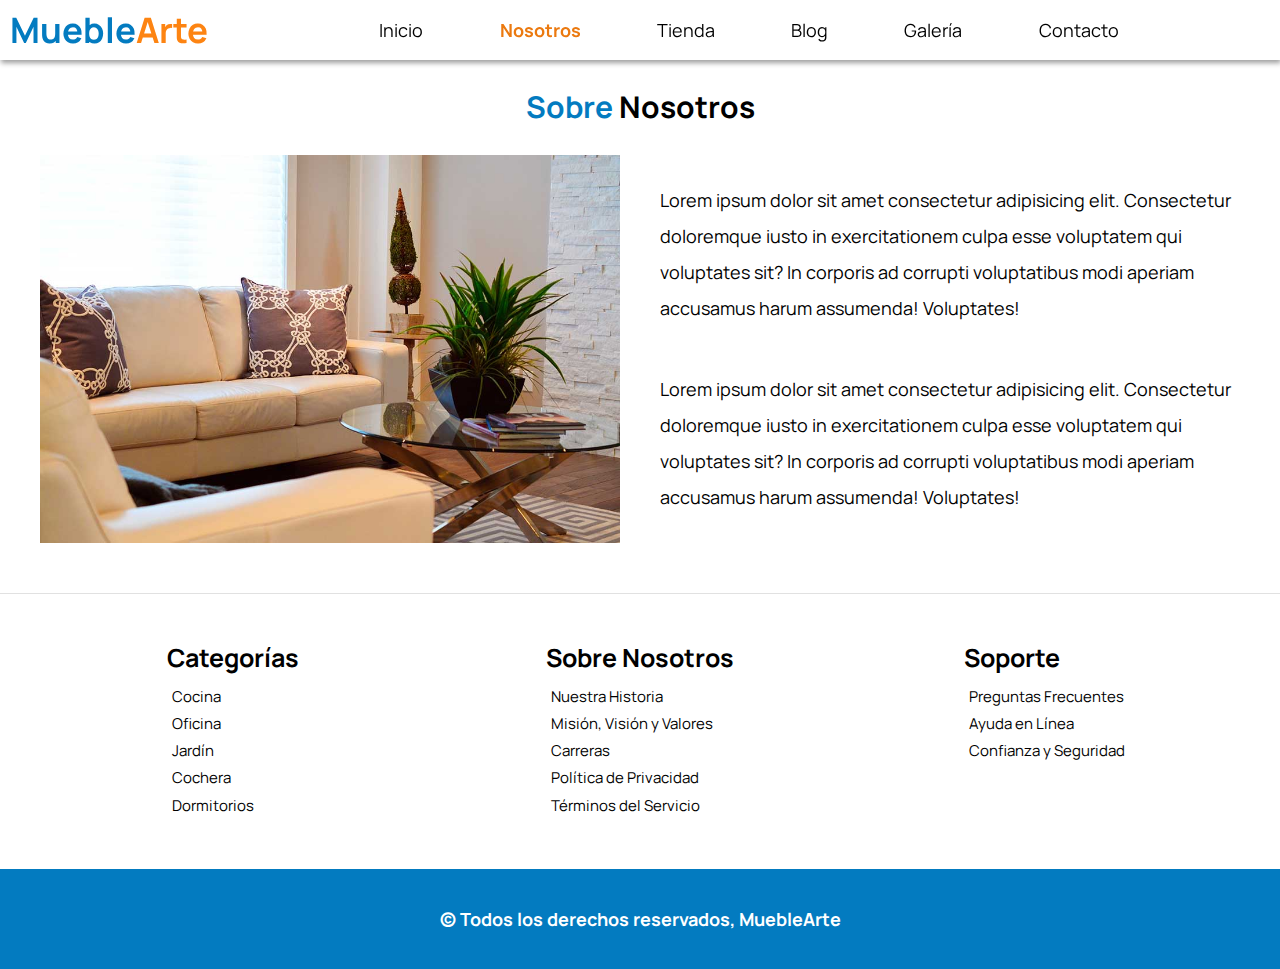
<file: nosotros.html>
<!DOCTYPE html>
<html lang="en">
  <head>
    <meta charset="UTF-8" />
    <meta name="viewport" content="width=device-width, initial-scale=1.0" />
    <link rel="preconnect" href="https://fonts.googleapis.com" />
    <link rel="preconnect" href="https://fonts.gstatic.com" crossorigin />
    <link
      href="https://fonts.googleapis.com/css2?family=Manrope:wght@300;400;700&family=Playfair+Display:ital@1&display=swap"
      rel="stylesheet"
    />
    <link rel="stylesheet" href="css/normalize.css" />
    <link rel="stylesheet" href="css/app.css" />
    <title>MuebleArte - Nosotros</title>
  </head>
  <body>
    <div class="contenedor-navegacion">
      <a href="index.html"
        ><h1 class="nombre-sitio">Mueble<span>Arte</span></h1></a
      >
      <nav class="nav-principal contenedor">
        <a href="index.html">Inicio</a>
        <a class="enlace-activo" href="nosotros.html">Nosotros</a>
        <a href="tienda.html">Tienda</a>
        <a href="blog.html">Blog</a>
        <a href="galeria.html">Galería</a>
        <a href="contacto.html">Contacto</a>
      </nav>
    </div>

    <main class="contenido-principal contenedor">
      <h2 class="subtitulo">Sobre <span>Nosotros</span></h2>

      <div class="contenido-nosotros">
        <div class="imagen">
          <img src="img/nosotros.jpg" alt="Imagen de nosotros" />
        </div>
        <div class="informacion-nosotros">
          <p>
            Lorem ipsum dolor sit amet consectetur adipisicing elit. Consectetur
            doloremque iusto in exercitationem culpa esse voluptatem qui
            voluptates sit? In corporis ad corrupti voluptatibus modi aperiam
            accusamus harum assumenda! Voluptates!
          </p>
          <p>
            Lorem ipsum dolor sit amet consectetur adipisicing elit. Consectetur
            doloremque iusto in exercitationem culpa esse voluptatem qui
            voluptates sit? In corporis ad corrupti voluptatibus modi aperiam
            accusamus harum assumenda! Voluptates!
          </p>
        </div>
      </div>
    </main>

    <footer class="site-footer">
      <div class="grid-footer contenedor">
        <div>
          <h3>Categorías</h3>
          <nav class="footer-menu">
            <a href="#">Cocina</a>
            <a href="#">Oficina</a>
            <a href="#">Jardín</a>
            <a href="#">Cochera</a>
            <a href="#">Dormitorios</a>
          </nav>
        </div>
        <div>
          <h3>Sobre Nosotros</h3>
          <nav class="footer-menu">
            <a href="#">Nuestra Historia</a>
            <a href="#">Misión, Visión y Valores</a>
            <a href="#">Carreras</a>
            <a href="#">Política de Privacidad</a>
            <a href="#">Términos del Servicio</a>
          </nav>
        </div>
        <div>
          <h3>Soporte</h3>
          <nav class="footer-menu">
            <a href="#">Preguntas Frecuentes</a>
            <a href="#">Ayuda en Línea</a>
            <a href="#">Confianza y Seguridad</a>
          </nav>
        </div>
      </div>
      <p class="copyright">&copy; Todos los derechos reservados, MuebleArte</p>
    </footer>
  </body>
</html>
</file>
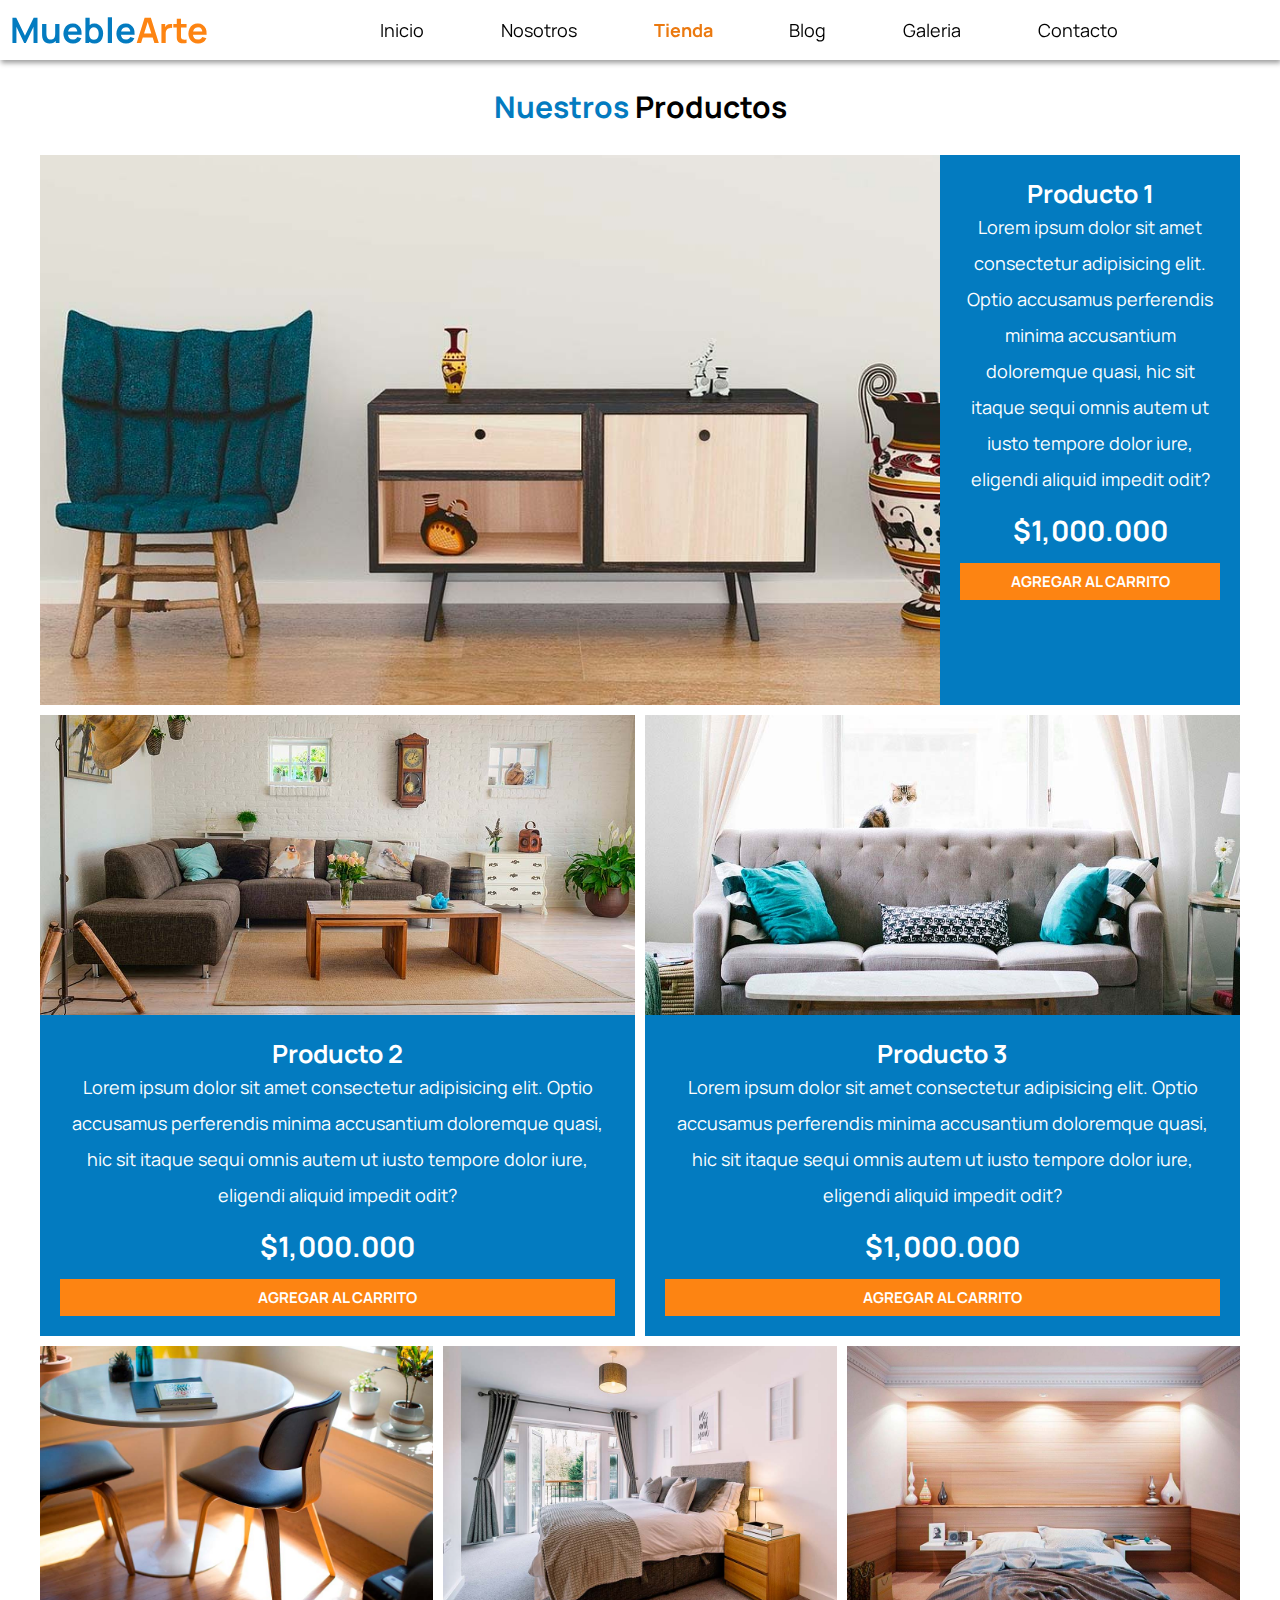
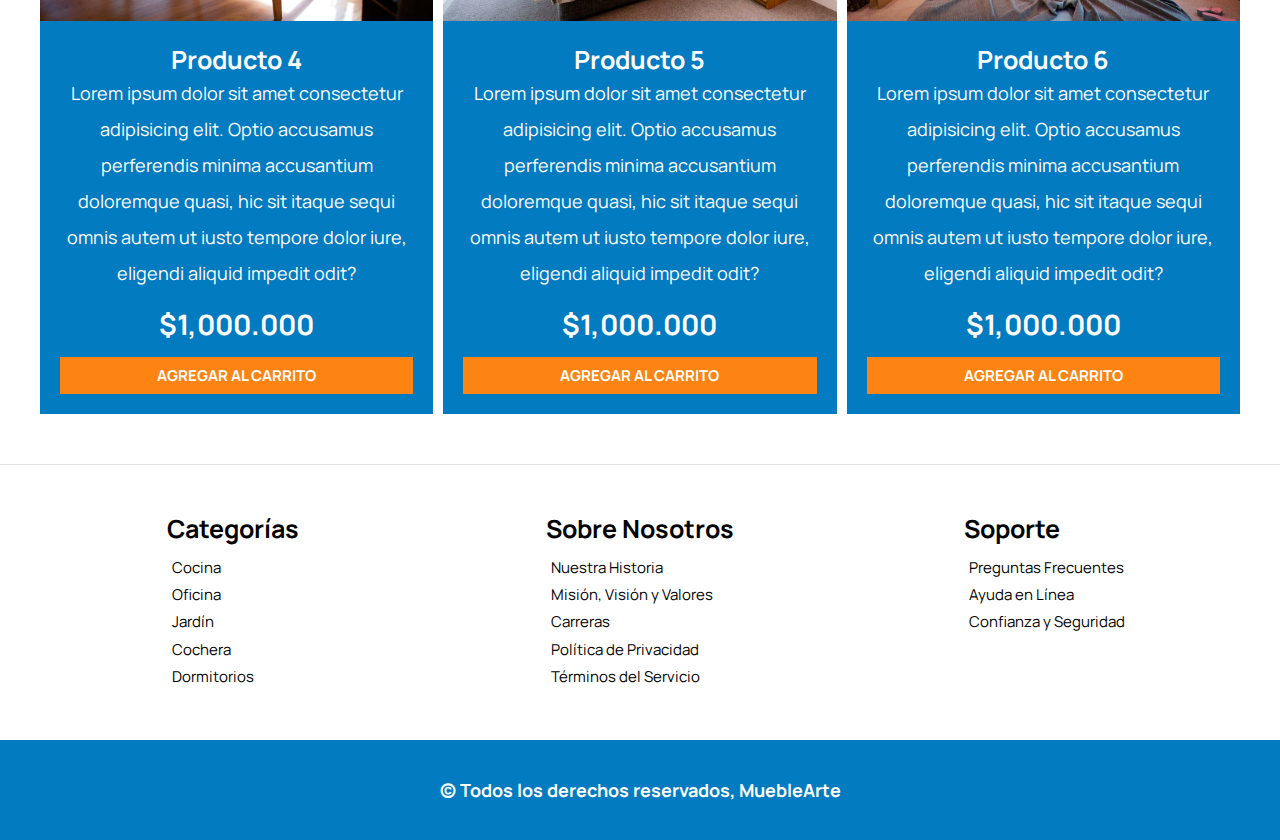
<file: tienda.html>
<!DOCTYPE html>
<html lang="en">
<head>
  <meta charset="UTF-8" />
  <meta name="viewport" content="width=device-width, initial-scale=1.0" />
  <link rel="preconnect" href="https://fonts.googleapis.com" />
  <link rel="preconnect" href="https://fonts.gstatic.com" crossorigin />
  <link
    href="https://fonts.googleapis.com/css2?family=Manrope:wght@300;400;700&family=Playfair+Display:ital@1&display=swap"
    rel="stylesheet"
  />
  <link rel="stylesheet" href="css/normalize.css" />
  <link rel="stylesheet" href="css/app.css" />
    <title>MuebleArte - Tienda</title>
    
</head>
<body>
    <div class="contenedor-navegacion">
        <a href="index.html"><h1 class="nombre-sitio">Mueble<span>Arte</span></h1></a>
        <nav class="nav-principal contenedor">
          <a href="index.html">Inicio</a>
          <a href="nosotros.html">Nosotros</a>
          <a class="enlace-activo" href="tienda.html">Tienda</a>
          <a href="blog.html">Blog</a>
          <a href="galeria.html">Galeria</a>
          <a href="contacto.html">Contacto</a>
        </nav>
      </div>

      <main class="contenido-principal contenedor">
        <h2 class="subtitulo">Nuestros <span>Productos</span></h2>
        <div class="listado-productos">
          <div class="producto">
            <img src="img/producto1.jpg" alt="Imagen producto" />
            <div class="texto-producto">
              <h3>Producto 1</h3>
              <p>
                Lorem ipsum dolor sit amet consectetur adipisicing elit. Optio
                accusamus perferendis minima accusantium doloremque quasi, hic sit
                itaque sequi omnis autem ut iusto tempore dolor iure, eligendi
                aliquid impedit odit?
              </p>
              <p class="precio">$1,000.000</p>
  
              <a class="btn" href="#">Agregar al Carrito</a>
            </div>
            <!--Info Producto -->
          </div>
          <!--Producto -->
          <div class="producto">
            <img src="img/producto2.jpg" alt="Imagen producto" />
            <div class="texto-producto">
              <h3>Producto 2</h3>
              <p>
                Lorem ipsum dolor sit amet consectetur adipisicing elit. Optio
                accusamus perferendis minima accusantium doloremque quasi, hic sit
                itaque sequi omnis autem ut iusto tempore dolor iure, eligendi
                aliquid impedit odit?
              </p>
              <p class="precio">$1,000.000</p>
  
              <a class="btn" href="#">Agregar al Carrito</a>
            </div>
            <!--Info Producto -->
          </div>
          <!--Producto -->
          <div class="producto">
            <img src="img/producto3.jpg" alt="Imagen producto" />
            <div class="texto-producto">
              <h3>Producto 3</h3>
              <p>
                Lorem ipsum dolor sit amet consectetur adipisicing elit. Optio
                accusamus perferendis minima accusantium doloremque quasi, hic sit
                itaque sequi omnis autem ut iusto tempore dolor iure, eligendi
                aliquid impedit odit?
              </p>
              <p class="precio">$1,000.000</p>
  
              <a class="btn" href="#">Agregar al Carrito</a>
            </div>
            <!--Info Producto -->
          </div>
          <!--Producto -->
          <div class="producto">
            <img src="img/producto4.jpg" alt="Imagen producto" />
            <div class="texto-producto">
              <h3>Producto 4</h3>
              <p>
                Lorem ipsum dolor sit amet consectetur adipisicing elit. Optio
                accusamus perferendis minima accusantium doloremque quasi, hic sit
                itaque sequi omnis autem ut iusto tempore dolor iure, eligendi
                aliquid impedit odit?
              </p>
              <p class="precio">$1,000.000</p>
  
              <a class="btn" href="#">Agregar al Carrito</a>
            </div>
            <!--Info Producto -->
          </div>
          <!--Producto -->
          <div class="producto">
            <img src="img/producto5.jpg" alt="Imagen producto" />
            <div class="texto-producto">
              <h3>Producto 5</h3>
              <p>
                Lorem ipsum dolor sit amet consectetur adipisicing elit. Optio
                accusamus perferendis minima accusantium doloremque quasi, hic sit
                itaque sequi omnis autem ut iusto tempore dolor iure, eligendi
                aliquid impedit odit?
              </p>
              <p class="precio">$1,000.000</p>
  
              <a class="btn" href="#">Agregar al Carrito</a>
            </div>
            <!--Info Producto -->
          </div>
          <!--Producto -->
          <div class="producto">
            <img src="img/producto6.jpg" alt="Imagen producto" />
            <div class="texto-producto">
              <h3>Producto 6</h3>
              <p>
                Lorem ipsum dolor sit amet consectetur adipisicing elit. Optio
                accusamus perferendis minima accusantium doloremque quasi, hic sit
                itaque sequi omnis autem ut iusto tempore dolor iure, eligendi
                aliquid impedit odit?
              </p>
              <p class="precio">$1,000.000</p>
  
              <a class="btn" href="#">Agregar al Carrito</a>
            </div>
            <!--Info Producto -->
          </div>
          <!--Producto -->
        </div>
        <!--Fin de Listado de Productos -->
      </main>
  

      <footer class="site-footer">
        <div class="grid-footer contenedor">
          <div>
            <h3>Categorías</h3>
            <nav class="footer-menu">
              <a href="#">Cocina</a>
              <a href="#">Oficina</a>
              <a href="#">Jardín</a>
              <a href="#">Cochera</a>
              <a href="#">Dormitorios</a>
            </nav>
          </div>
          <div>
            <h3>Sobre Nosotros</h3>
            <nav class="footer-menu">
              <a href="#">Nuestra Historia</a>
              <a href="#">Misión, Visión y Valores</a>
              <a href="#">Carreras</a>
              <a href="#">Política de Privacidad</a>
              <a href="#">Términos del Servicio</a>
            </nav>
          </div>
          <div>
            <h3>Soporte</h3>
            <nav class="footer-menu">
              <a href="#">Preguntas Frecuentes</a>
              <a href="#">Ayuda en Línea</a>
              <a href="#">Confianza y Seguridad</a>
            </nav>
          </div>
        </div>
        <p class="copyright">&copy; Todos los derechos reservados, MuebleArte</p>
      </footer>
</body>
</html>
</file>
<file: css/app.css>
html{
    box-sizing: border-box;
    font-size: 62.5%;/*1rem = 10px*/
}
*, *::before, ::after{
    box-sizing: inherit;
}
body{
    font-family: 'Manrope', sans-serif;
}
/*Globales*/
a{ 
    text-decoration: none;
    color: #000;
    font-size: 1.5rem;
}
h1,
h2,
h3{
    margin: 0;
}
h1{
    font-size: 3.5rem;
}
h2{
    font-size: 3rem;
}
h3{
    font-size: 2.5rem;
    margin: 0 0 5rem 0;
}
p{
    font-size: 1.8rem;
    line-height: 1.5;
}
@media (min-width: 768px) {
    p{
        line-height: 2;
    }
}
img {
    max-width: 100%;
    display: block;
}
textarea{
    resize: none;
}
ul{
    list-style: none;
    padding: 0;
    margin: 0;
}
.contenedor{
    max-width: 120rem;
    margin: 0 auto;
}
.contenedor-md{
    max-width: 60rem;
    margin: 0 auto;
}
.subtitulo {
    color: #037bc0;
    text-align: center;
    margin: 3rem 0;
}
.subtitulo span{
    color: #000;
}
.btn{
    background-color: #fd8412;
    color: #fff;
    display: block;
    text-transform: uppercase;
    font-weight: 700;
    padding: 1rem;
    transition: background-color .3s ease;
    text-align: center;
    border: none;
    width: 100%;
}
.btn:hover{
    background-color: #eb790f;
    cursor: pointer;
}
@media (min-width: 768px) {
    .btn{
        width: auto;
    }
}
/*Utilidades*/
.text-center{
    text-align: center;
}
@media (min-width: 768px) {
    .max-width-20{
        max-width: 20rem;
    }
}


/*Header y navegacion*/
.contenedor-navegacion{
    display: flex;
    padding: 1rem;
    align-items: baseline;
    flex-direction: column;
    align-items: center;
    gap: 2rem;
   
}
@media (min-width: 768px) {
    .contenedor-navegacion{
        flex-direction: row;
        position: sticky;
        top: 0;
        background-color: #fff;
        box-shadow: 1px 3px 5px #9e9e9e;
    }
}
.nav-principal{
    display: flex;
    flex-direction: column;
    align-items: center;
}
@media (min-width: 768px) {
    .nav-principal{
        flex-direction: row;
        justify-content:space-evenly;
        width: 70%;
    }
}
.nav-principal a{
    padding: .5rem;
    transition: all 0s ease;
    display: block;
    text-align: center;
    font-size: 1.8rem;
    transition: all .3s ease;
}
.nav-principal a:hover{
    color: #037bc0;
}
.enlace-activo{
    font-weight: 700;
    color: #eb790f;
}
.nombre-sitio{
    color: #037bc0;
}
.nombre-sitio span{
    color:#fd8412;;
}
@media (min-width: 768px) {
    .nombre-sitio{
        width: unset;
    }
}
.hero{
    background-image: linear-gradient(rgba(0, 0, 0, 0.7), rgba(0, 0, 0, 0.7)), url('../img/principal.jpg');
    height: 30rem;
    display: flex;
    align-items: center;
    background-repeat: no-repeat;
    background-size: cover;
    background-position:center center;
    padding: 1rem;
}
@media (min-width: 768px) {
    .hero{
        height: 55rem;
    }
}
.slogan{
    color: white;
    width: 100%;
    line-height: 1.5;
    font-size: 2.5rem;
    font-weight: 300;
    text-align: center;
}
@media (min-width: 768px) {
    .slogan{
        text-align: left;
        font-size: 4rem;
        width: 50%;
    }
}


/*Categorias*/
.categoria img{
    width: 100%;
}
.categoria{
    margin-bottom: 2rem;
}
@media (min-width: 768px) {
    .categoria{
        margin-bottom: 0;
    }
}
@media (min-width: 768px) {
    .listado-categorias{
        display: grid;
        grid-template-columns:repeat(3, 1fr);
        gap: 2rem;
    }
}
.categoria a{
    text-align: center;
    display: block;
    padding: 1rem;
    font-size: 1.8rem;
    transition: all .3s ease;
    border-bottom-right-radius: 3rem;
    border-bottom-left-radius: 3rem;
}
.categoria a:hover{
    background-color: #037bc0;
    color: #fff;
}

/*Sobre-nosotros*/
.sobre-nosotros{
    margin: 5rem 0;
    background-image: linear-gradient(to bottom, transparent 50%, #037bc0 50%, #037bc0 100% ), url(../img/nosotros.jpg);
    background-position: center, top center ;
    background-repeat: no-repeat;
    background-size: 100%, 70rem;
    
}
@media (min-width: 768px) {
    .sobre-nosotros{
        margin: 5rem 0;
        background-image: linear-gradient(to right, transparent 50%, #037bc0 50%, #037bc0 100% ), url(../img/nosotros.jpg);
        padding: 10rem 0;
        background-size: 100%, 90rem;
        background-position: left center;
    }
}
@media (min-width: 1080px) {
    .sobre-nosotros{
        background-size: 100%, 120rem;
    }
}
.sobre-nosotros-grid{
    display: grid;
    grid-template-rows: repeat(2,1fr);
}
@media (min-width: 768px) {
    .sobre-nosotros-grid{
        grid-template-columns: repeat(2,1fr);
        grid-template-rows: unset;
        column-gap: 10rem;
    }
}
.texto-nosotros{
    grid-row: 2 / 3;
    color: #fff;
    padding: 5rem;
}
@media (min-width: 768px) {
    .texto-nosotros{
        grid-column: 2 / 3;
    }
    
}

/*Listado de productos*/
@media (min-width: 768px) {
    .listado-productos{
        display: grid;
        grid-template-columns: repeat(6,1fr);
        gap: 1rem;
    }
    .producto:nth-child(1){
        grid-column: 1 / 7;
        display: grid;
        grid-template-columns: 3fr 1fr;
    }
    .producto:nth-child(1) img{
        height: 55rem;
        width: 100%;
        object-fit: cover;
    }
    .producto:nth-child(2) img,
    .producto:nth-child(3) img{
        height: 30rem;
        width: 100%;
        object-fit: cover;
    }
    .producto:nth-child(2){
        grid-column: 1 / 4;
    }
    .producto:nth-child(3){
        grid-column: 4 / 7;
    }
    .producto:nth-child(4){
        grid-column: 1 / 3;
    }
    .producto:nth-child(5){
        grid-column: 3 / 5;
    }
    .producto:nth-child(6){
        grid-column: 5 / 7;
    }
}

.producto{
    background-color: #037bc0;
    margin-bottom: 2rem;
}
@media (min-width: 768px) {
    .producto{
        margin-bottom: 0;
    }
}
.producto:last-of-type{
    margin-bottom: 0;
}
.texto-producto{
    color: #fff;
    text-align: center;
    padding: 2rem;
}
.texto-producto h3{
    margin: 0.5rem 0 0 0;
}
.texto-producto p{
    margin: 0 0 0.5rem 0;
}
.precio{
    font-size:2.8rem;
    font-weight: 700;
}

/*Footer*/

.site-footer{
    border-top: 1px solid #e1e1e1;
    margin-top: 5rem;
    padding-top: 5rem;
}
.site-footer h3{
    margin-bottom: 1rem;
    text-align: center;
}
@media (min-width: 768px) {
    .site-footer h3{
        text-align: left;
    }
    .grid-footer{
        display: grid;
        grid-template-columns: repeat(3,1fr);
        justify-items: center;
        gap: 2rem;
    }
}
.grid-footer > div {
    margin-bottom: 2rem;
}
@media (min-width: 768px) {
    .grid-footer > div {
        margin-bottom: 0;
    }
}
.footer-menu a{
    display: block;
    padding: .5rem;
    text-align: center;
}
@media (min-width: 768px) {
    .footer-menu a{
        text-align: left;
    }
}
.copyright{
    text-align: center;
    margin: 0;
    height: 10rem;
    margin-top: 5rem;
    color: #fff;
    background-color: #037bc0;
    display: flex;
    justify-content: center;
    align-items: center;
    font-weight: 700;
}

/*Nosotros*/
.contenido-nosotros{
    display: grid;
    grid-template-columns: 1fr 2fr;
    grid-template-columns: repeat(auto-fit, minmax(25rem, 1fr));
    column-gap: 4rem;
}
.informacion-nosotros{
    display: flex;
    flex-direction: column;
    justify-content: space-evenly;
    padding: 0 1rem;
}
@media (min-width: 768px) {
    .informacion-nosotros {
        padding: 0;
    }
}

/*Blog*/
.contenedor-blog{
    margin-top: 3rem;
    display: grid;
    grid-template-columns: 1fr;
    column-gap: 4rem;
    padding: 1rem;
}
@media (min-width: 768px) {
    .contenedor-blog{
        grid-template-columns: 2fr 1fr;
    }
}
.entrada{
    border-bottom: 2px solid #e1e1e1;
    padding-bottom: 4rem;
    margin-bottom: 4rem;
}
.entrada h2{
    text-align: center;
}
@media (min-width: 768px) {
    .entrada h2{
        text-align: left;
    }
}
.entrada:last-of-type{
    border: none;
}
@media (min-width: 768px) {
    .entrada-meta{
        display: flex;
        justify-content: space-between;
    }
}
.entrada-meta p{
    font-weight: 700;
}
.entrada-meta span{
    color: #fd8412;
}

.blog h2{
    margin-bottom: 2rem;
}
.aside h3{
    margin: 0;
}
.entradas-lista li{
    padding: 1rem;
}
.contenido-entrada-blog{
    padding: 1rem;
}
/*Galeria*/
.galeria{
    padding: 1rem;
}
@media (min-width: 768px) {
    .galeria{
        display: grid;
        grid-template-columns: repeat(3,1fr);
        gap: 2rem;
    }
    .galeria li:nth-child(2){
        grid-column: 2 / 4;
    }
    .galeria li:nth-child(6){
        grid-column: 1 / 4;
    }
}
.galeria li{
    margin-bottom: 1rem;
}
.galeria img{
    height: 30rem;
    width: 100%;
    object-fit: cover;
}



/*Formulario*/

.formulario{
    max-width:60rem;
    margin: 0 auto;
    font-size: 1.6rem;
}
.formulario fieldset{
    border: 1px solid #000;
    margin-bottom: 2rem;
}
.formulario legend{
    color: #fff;
    background-color: #eb790f;
    width: 100%;
    text-transform: uppercase;
    text-align: center;
    font-weight: 700;
    padding: 1rem;
    margin-bottom: 3rem;
}
.campo{
    display: flex;
    margin-bottom: 1rem;
}
.campo label{
    flex-basis: 10rem;
}
.campo input:not([type="radio"]),
.campo textarea, 
.campo select{
    flex: 1;
    background-color: #e1e1e15b;
    outline: none;
    border: none;
    padding: 1rem;
    border-radius: .5rem;
}
</file>
